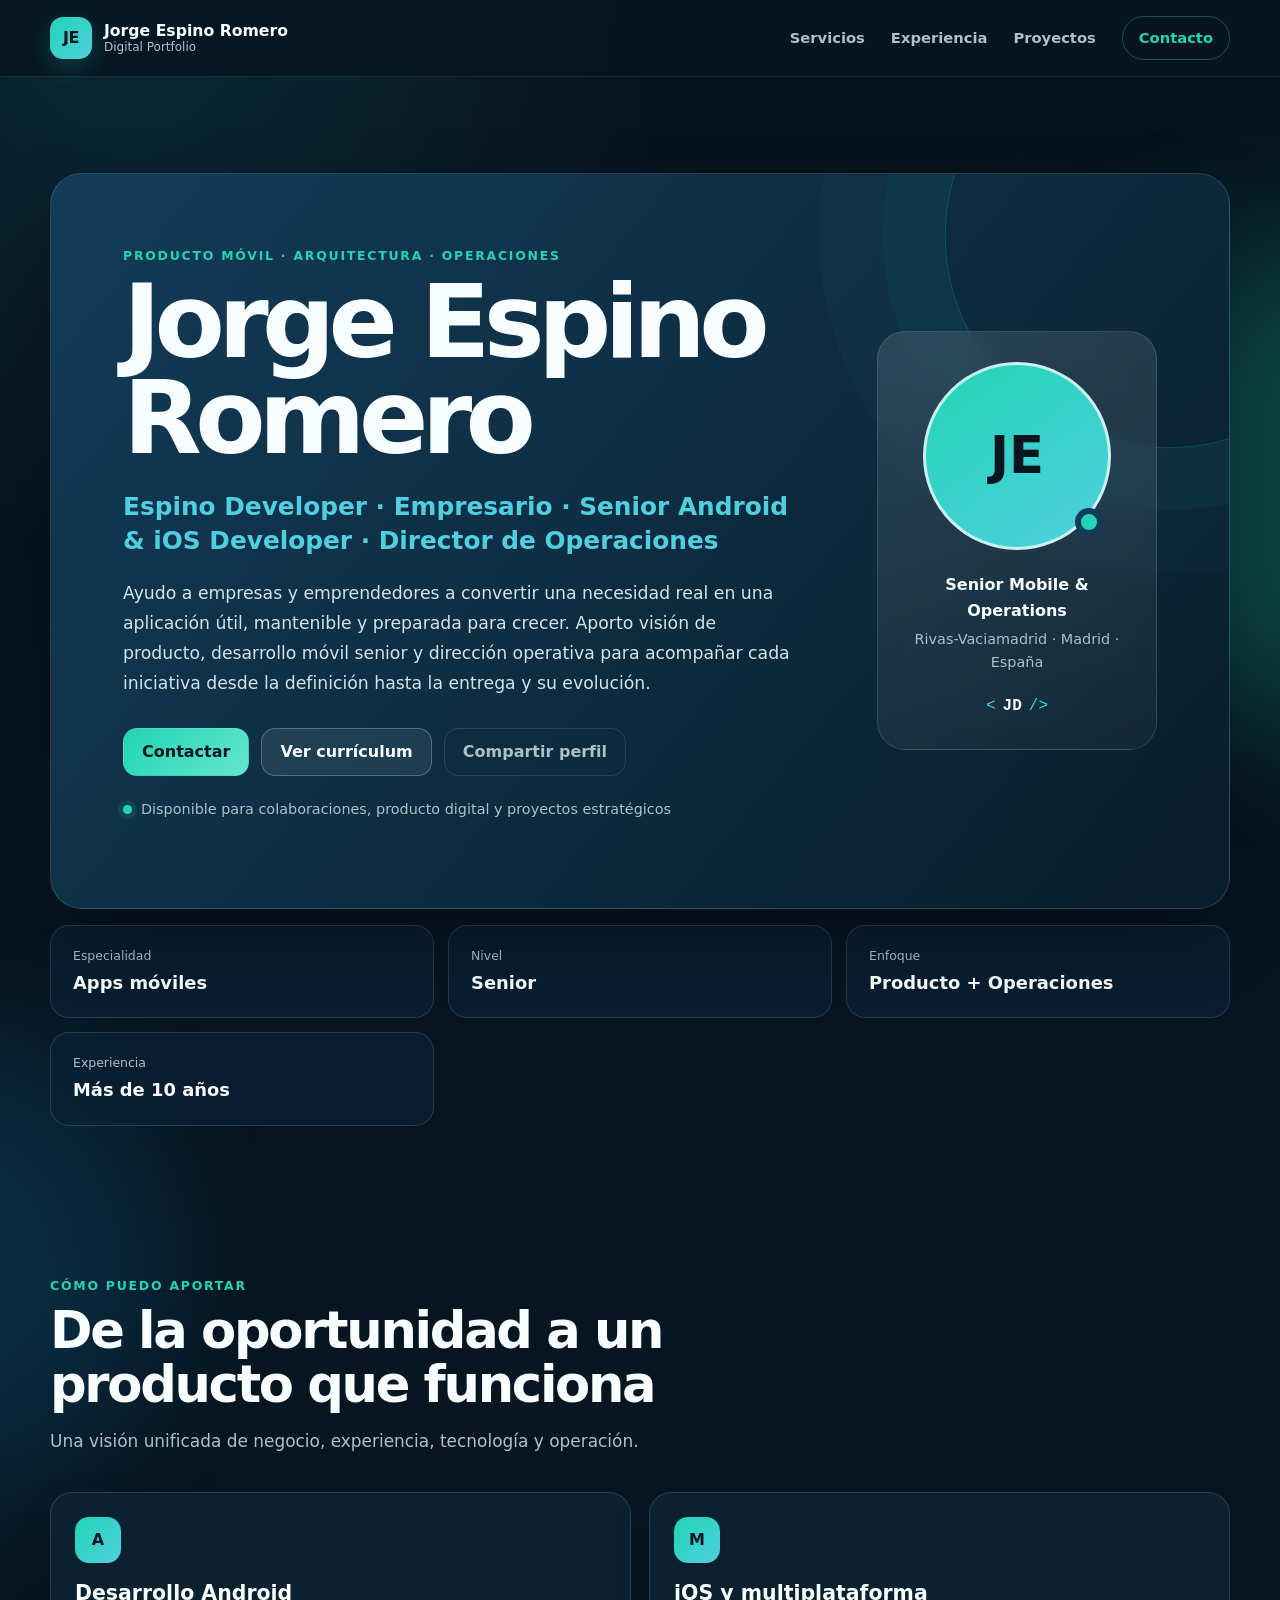
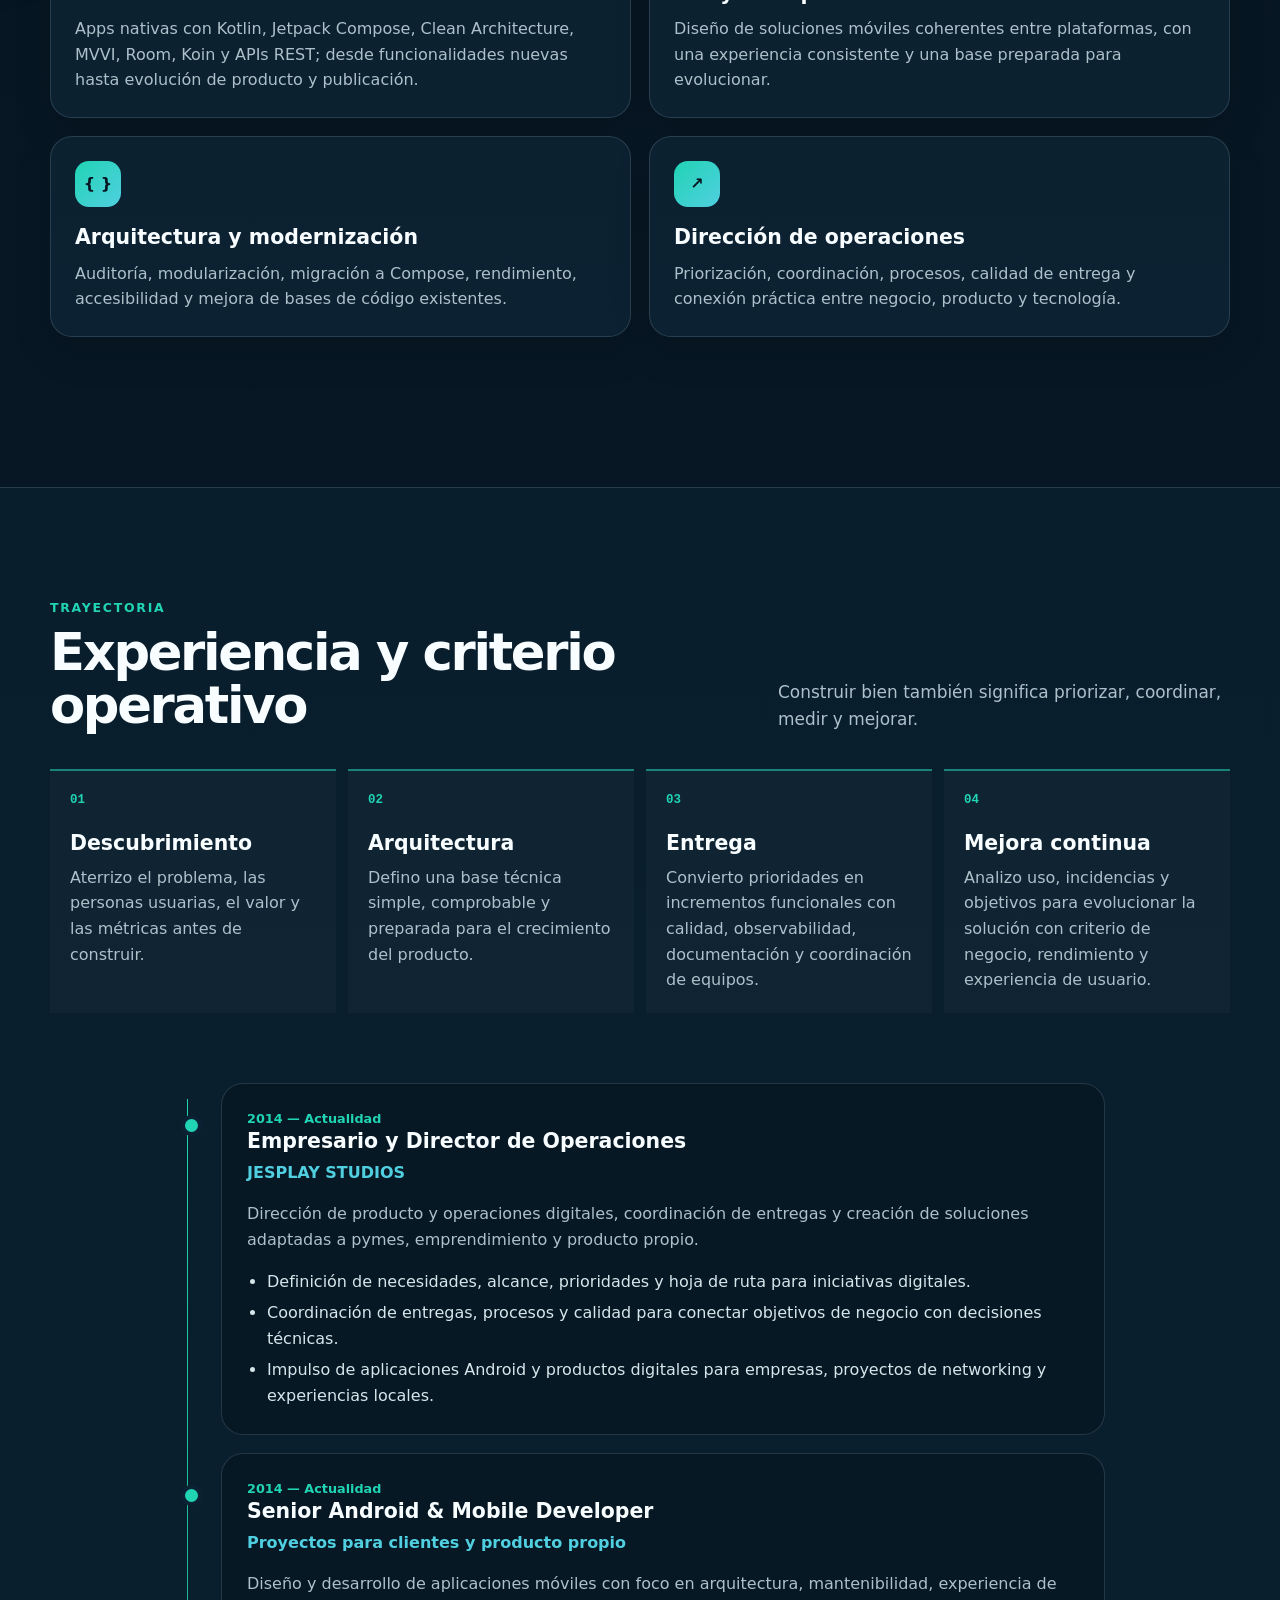
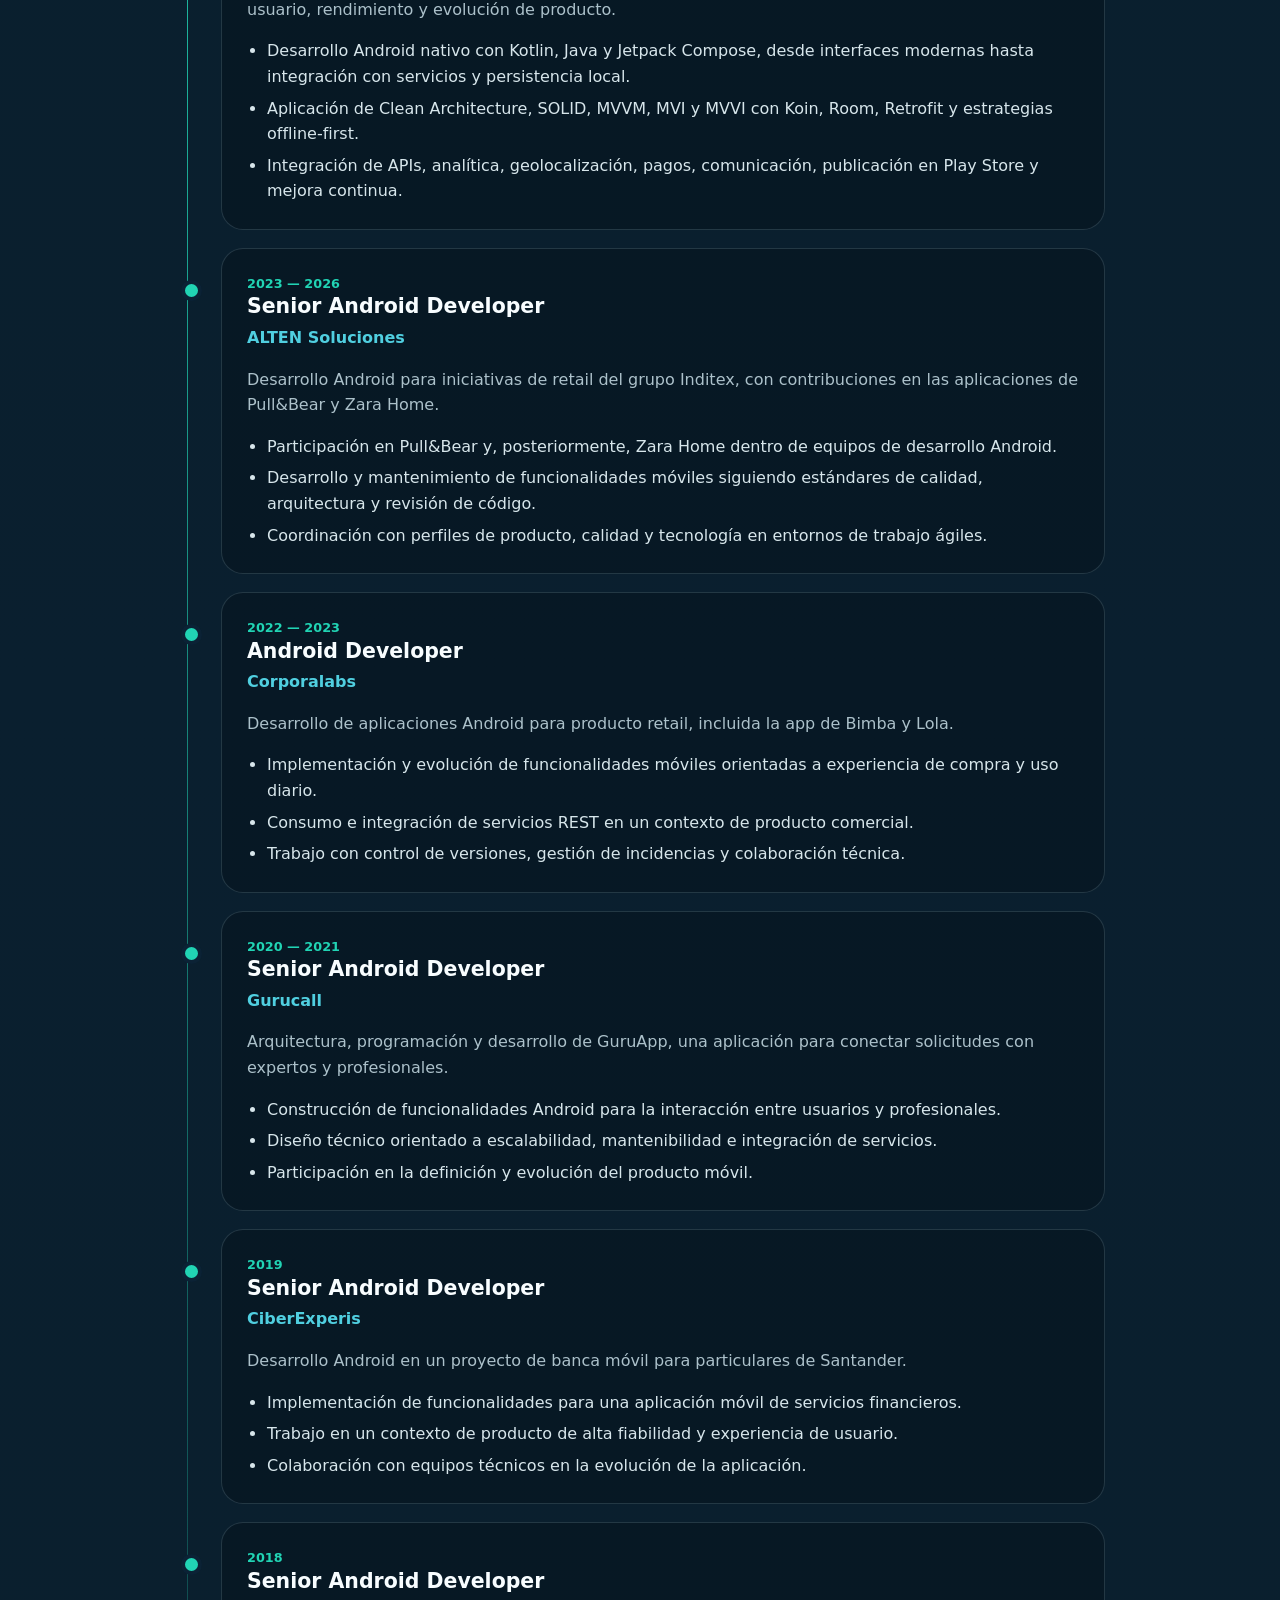
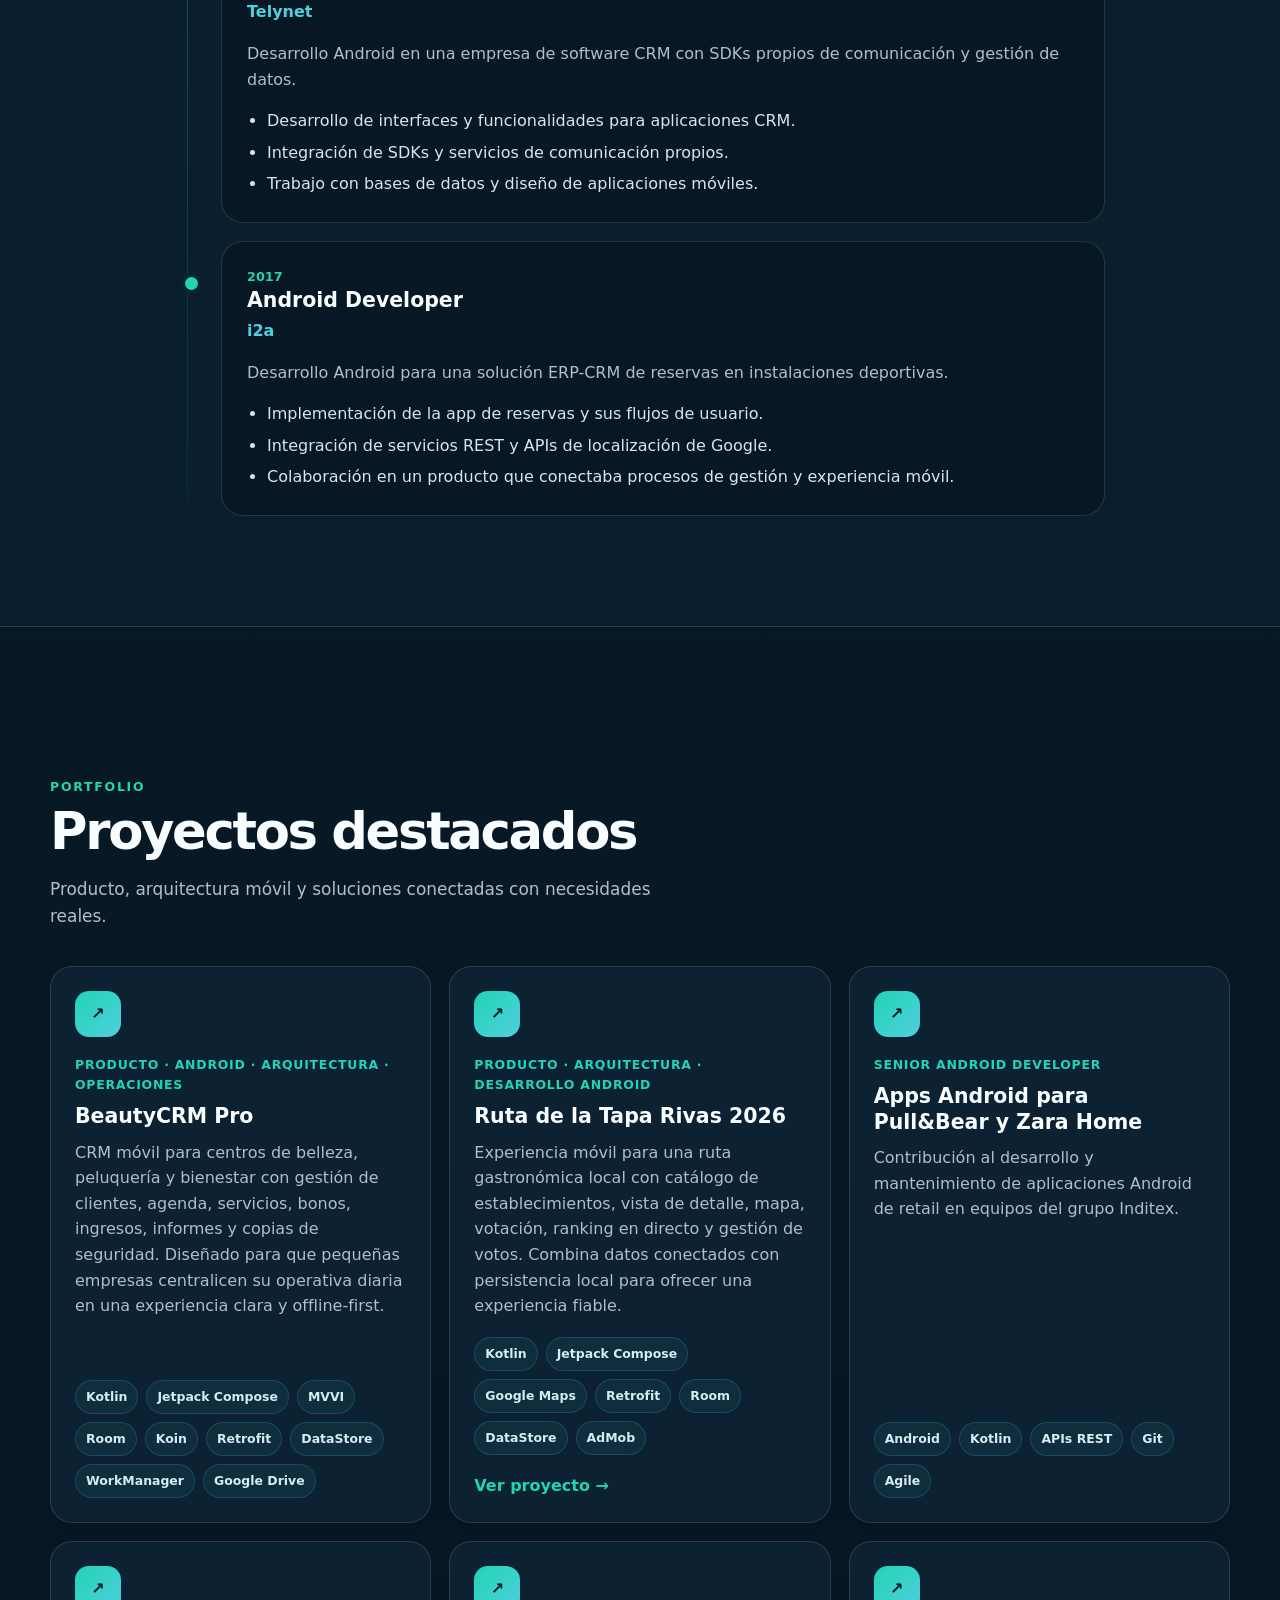
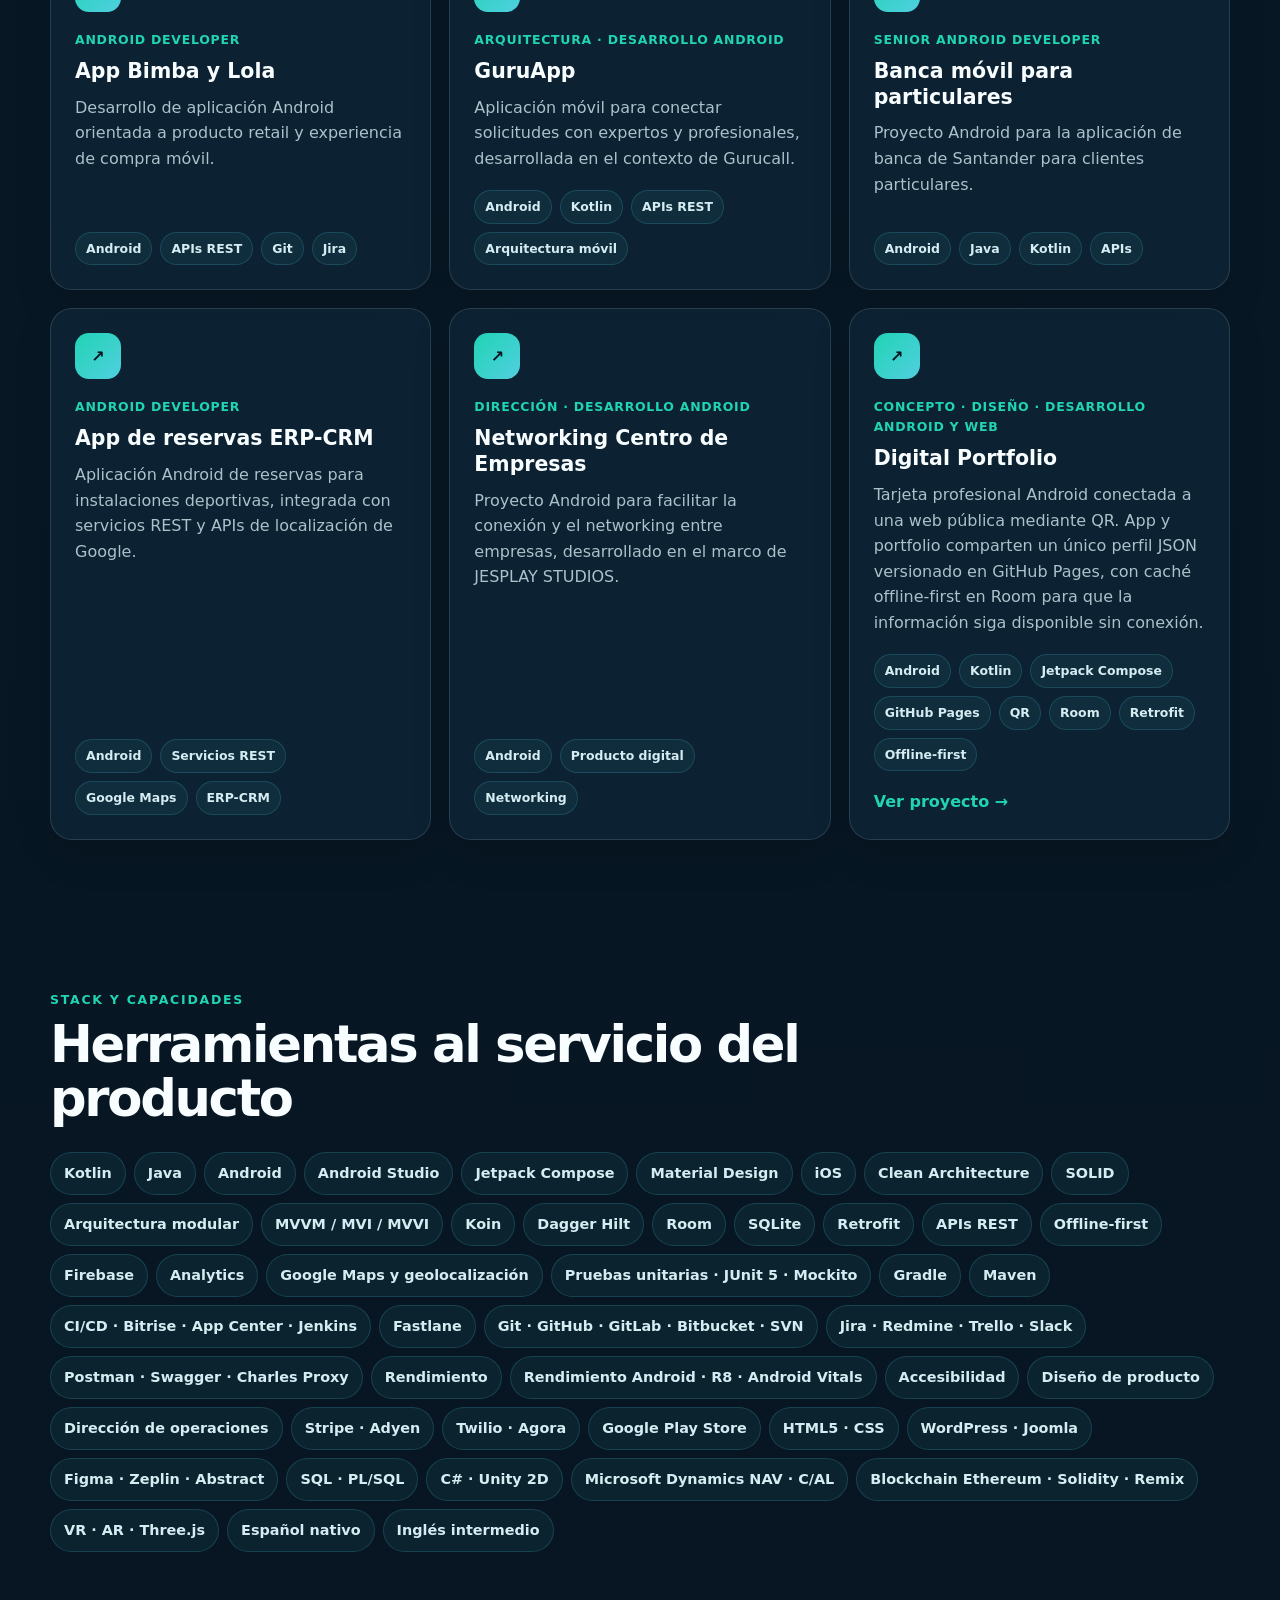
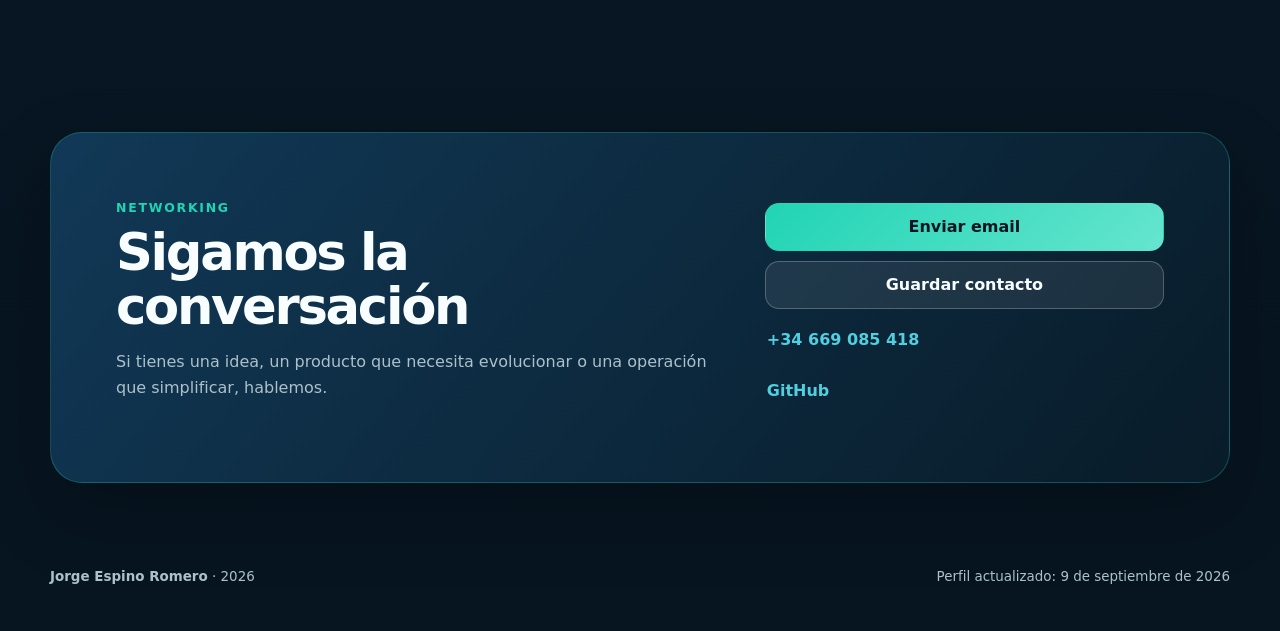
<file: docs/index.html>
<!doctype html>
<html lang="es">
<head>
  <meta charset="utf-8">
  <meta name="viewport" content="width=device-width, initial-scale=1">
  <meta name="theme-color" content="#071521">
  <meta name="description" content="Perfil profesional, experiencia, proyectos y contacto de Jordi Developer.">
  <title>Jordi Developer · Digital Portfolio</title>
  <link rel="icon" href="assets/favicon.svg" type="image/svg+xml">
  <link rel="manifest" href="manifest.webmanifest">
  <link rel="stylesheet" href="styles.css">
  <script src="app.js" defer></script>
</head>
<body>
  <a class="skip-link" href="#contenido">Saltar al contenido</a>
  <div class="page-glow page-glow-one" aria-hidden="true"></div>
  <div class="page-glow page-glow-two" aria-hidden="true"></div>

  <header class="site-header">
    <nav class="nav shell" aria-label="Navegación principal">
      <a class="brand" href="#inicio" aria-label="Ir al inicio">
        <span class="brand-mark" id="brandInitials">JD</span>
        <span class="brand-copy">
          <strong id="brandName">Jordi Developer</strong>
          <small>Digital Portfolio</small>
        </span>
      </a>
      <div class="nav-links">
        <a href="#servicios">Servicios</a>
        <a href="#experiencia">Experiencia</a>
        <a href="#proyectos">Proyectos</a>
        <a class="nav-cta" href="#contacto">Contacto</a>
      </div>
      <button class="menu-button" id="menuButton" type="button" aria-expanded="false" aria-controls="mobileMenu">
        <span></span><span></span><span></span><span class="sr-only">Abrir menú</span>
      </button>
    </nav>
    <nav class="mobile-menu shell" id="mobileMenu" aria-label="Navegación móvil" hidden>
      <a href="#servicios">Servicios</a>
      <a href="#experiencia">Experiencia</a>
      <a href="#proyectos">Proyectos</a>
      <a href="#contacto">Contacto</a>
    </nav>
  </header>

  <main id="contenido">
    <section class="hero shell" id="inicio">
      <div class="template-banner" id="templateBanner" hidden>
        Plantilla activa: personaliza <code>docs/profile.json</code> antes de compartir este enlace.
      </div>
      <div class="hero-card">
        <div class="hero-copy">
          <p class="eyebrow">Producto móvil · Arquitectura · Operaciones</p>
          <h1 id="fullName">Jordi Developer</h1>
          <p class="headline" id="headline">Empresario · Senior Android &amp; iOS Developer · Director de Operaciones</p>
          <p class="hero-pitch" id="elevatorPitch"></p>
          <div class="hero-actions">
            <a class="button primary" id="emailButton" href="#contacto">Contactar</a>
            <a class="button secondary" id="cvButton" href="cv.html">Ver currículum</a>
            <button class="button ghost" id="shareButton" type="button">Compartir perfil</button>
          </div>
          <p class="availability"><span aria-hidden="true"></span><span id="availability"></span></p>
        </div>

        <div class="identity-panel" aria-label="Tarjeta profesional">
          <div class="avatar-wrap">
            <div class="avatar" id="avatar" aria-label="Fotografía o iniciales del perfil">
              <span id="avatarInitials">JD</span>
              <img id="profilePhoto" alt="" hidden>
            </div>
            <span class="status-ring" aria-hidden="true"></span>
          </div>
          <p class="identity-role">Senior Mobile &amp; Operations</p>
          <p class="identity-location" id="location"></p>
          <div class="code-signature" aria-hidden="true">
            <span>&lt;</span><strong>JD</strong><span>/&gt;</span>
          </div>
        </div>
      </div>
      <div class="highlights" id="highlights" aria-label="Resumen profesional"></div>
    </section>

    <section class="section shell" id="servicios">
      <div class="section-heading">
        <p class="eyebrow">Cómo puedo aportar</p>
        <h2>De la oportunidad a un producto que funciona</h2>
        <p>Una visión unificada de negocio, experiencia, tecnología y operación.</p>
      </div>
      <div class="card-grid services-grid" id="services"></div>
    </section>

    <section class="section section-panel" id="experiencia">
      <div class="shell">
        <div class="section-heading split-heading">
          <div>
            <p class="eyebrow">Trayectoria</p>
            <h2>Experiencia y criterio operativo</h2>
          </div>
          <p>Construir bien también significa priorizar, coordinar, medir y mejorar.</p>
        </div>
        <div class="operations" id="operations"></div>
        <div class="timeline" id="experience"></div>
      </div>
    </section>

    <section class="section shell" id="proyectos">
      <div class="section-heading">
        <p class="eyebrow">Portfolio</p>
        <h2>Proyectos destacados</h2>
        <p>Producto, arquitectura móvil y soluciones conectadas con necesidades reales.</p>
      </div>
      <div class="card-grid projects-grid" id="projects"></div>
    </section>

    <section class="section shell skills-section" aria-labelledby="skillsTitle">
      <div class="section-heading compact">
        <p class="eyebrow">Stack y capacidades</p>
        <h2 id="skillsTitle">Herramientas al servicio del producto</h2>
      </div>
      <div class="skill-list" id="skills"></div>
    </section>

    <section class="section shell" id="contacto">
      <div class="contact-card">
        <div>
          <p class="eyebrow">Networking</p>
          <h2>Sigamos la conversación</h2>
          <p id="contactPitch">Si tienes una idea, un producto que necesita evolucionar o una operación que simplificar, hablemos.</p>
        </div>
        <div class="contact-actions">
          <a class="button primary" id="contactEmail" href="#">Enviar email</a>
          <button class="button secondary" id="vcardButton" type="button">Guardar contacto</button>
          <a class="text-link" id="phoneLink" href="#"></a>
          <a class="text-link" id="linkedInLink" href="#" hidden>LinkedIn</a>
          <a class="text-link" id="githubLink" href="#" hidden>GitHub</a>
        </div>
      </div>
    </section>
  </main>

  <footer class="footer shell">
    <p><strong id="footerName">Jordi Developer</strong> · <span id="currentYear"></span></p>
    <p>Perfil actualizado: <time id="updatedAt"></time></p>
  </footer>

  <div class="toast" id="toast" role="status" aria-live="polite" hidden></div>
</body>
</html>
</file>
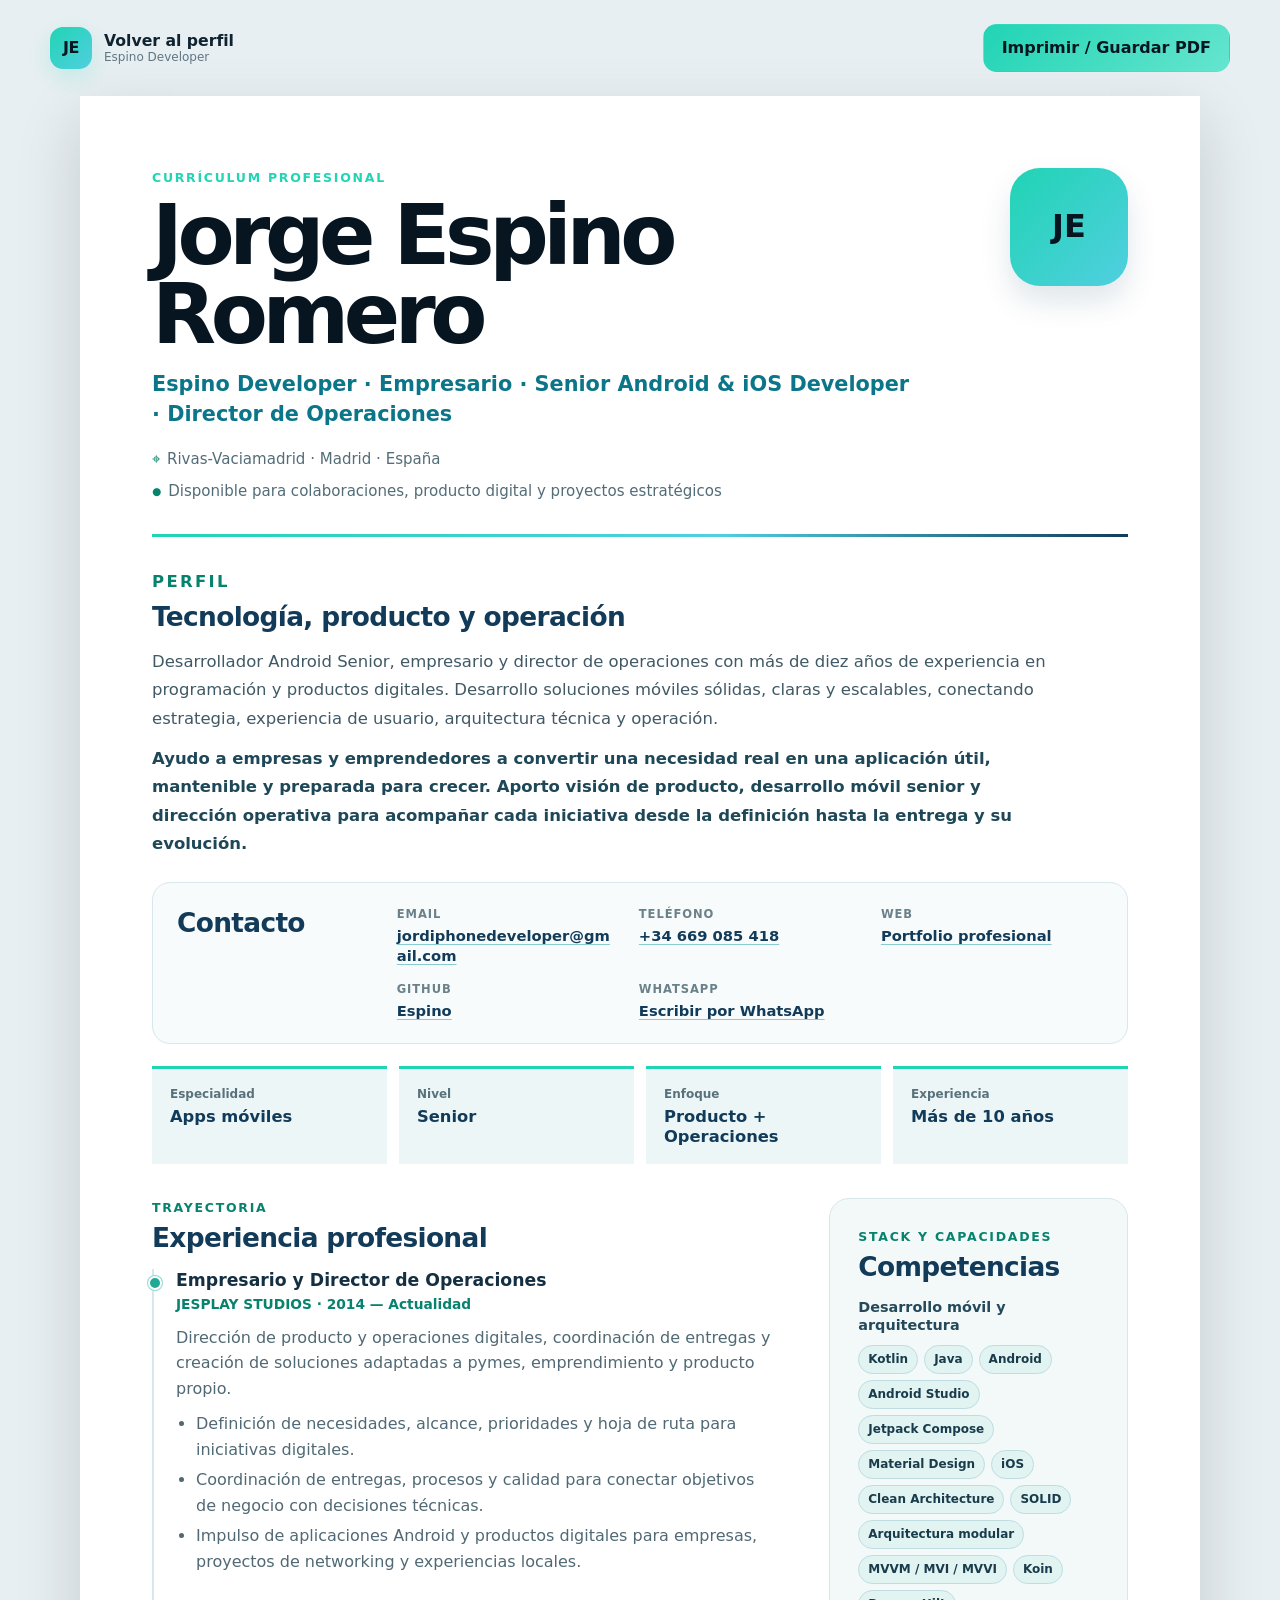
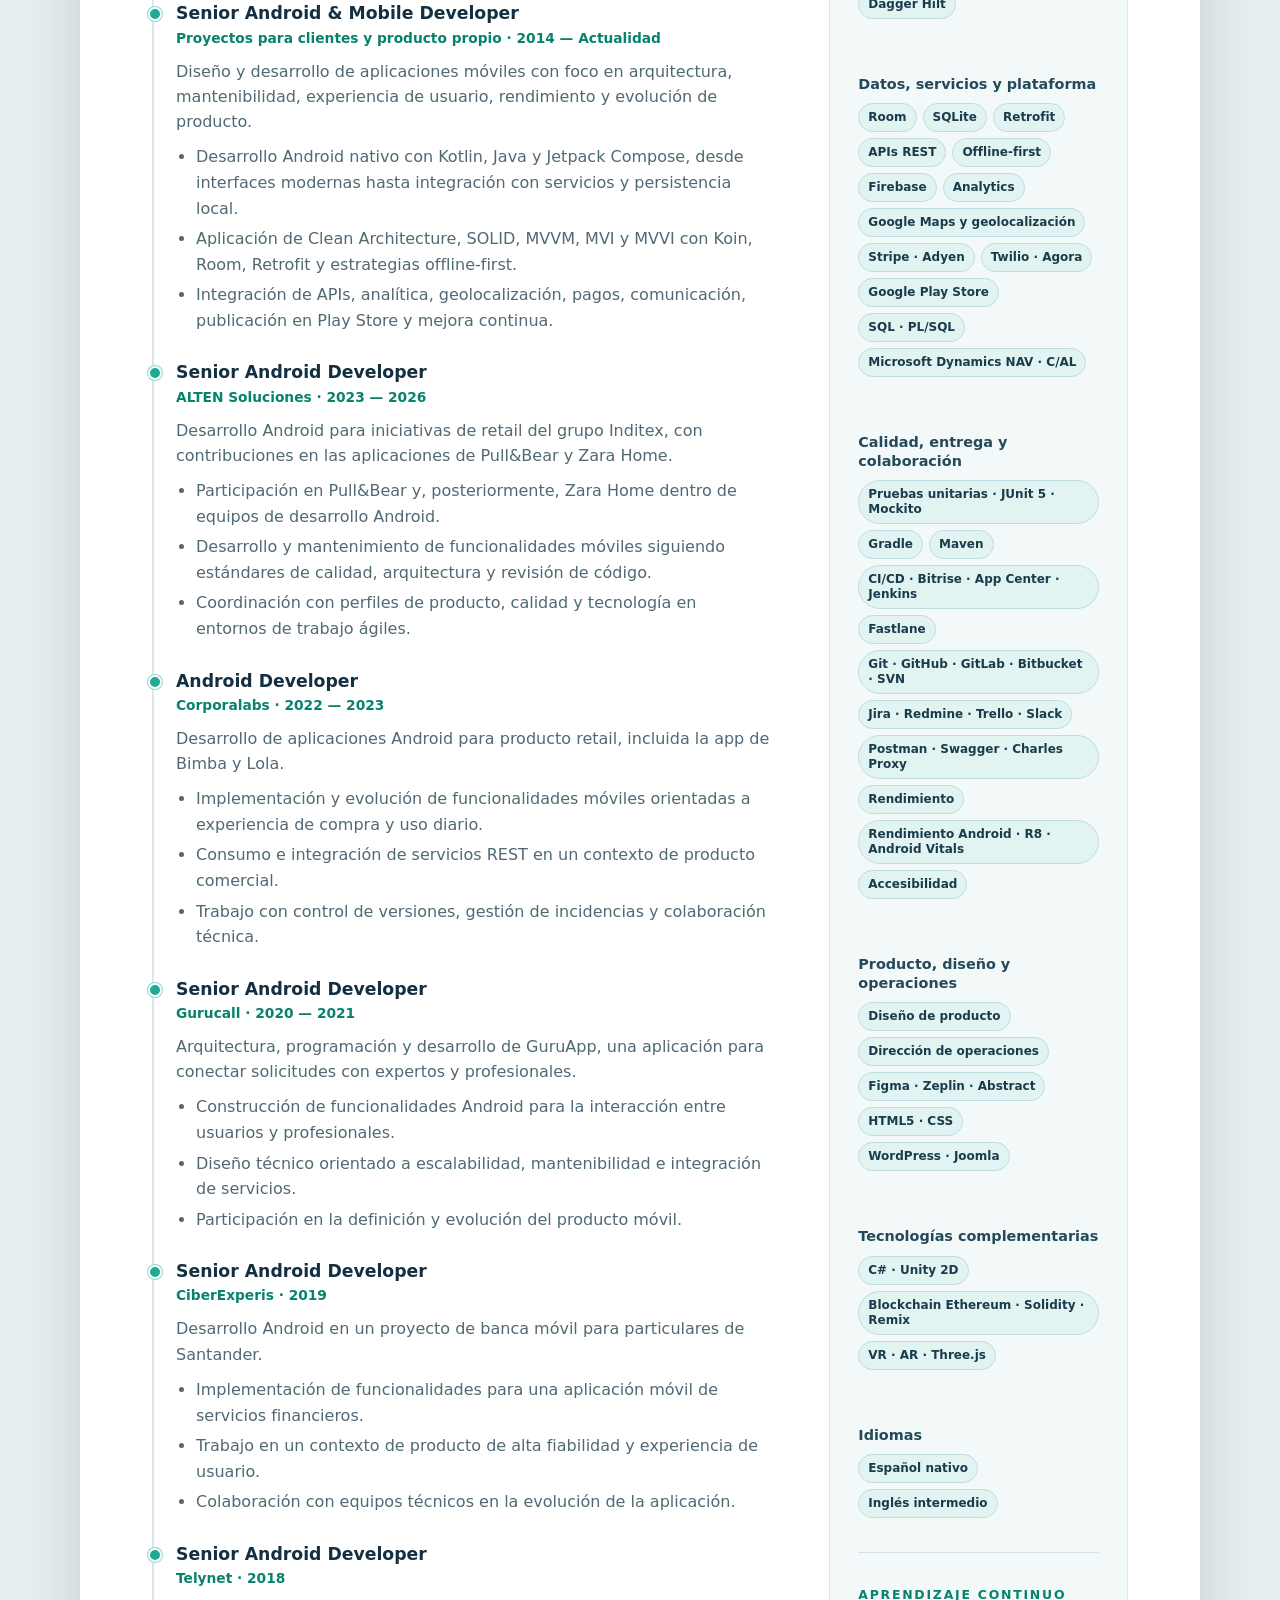
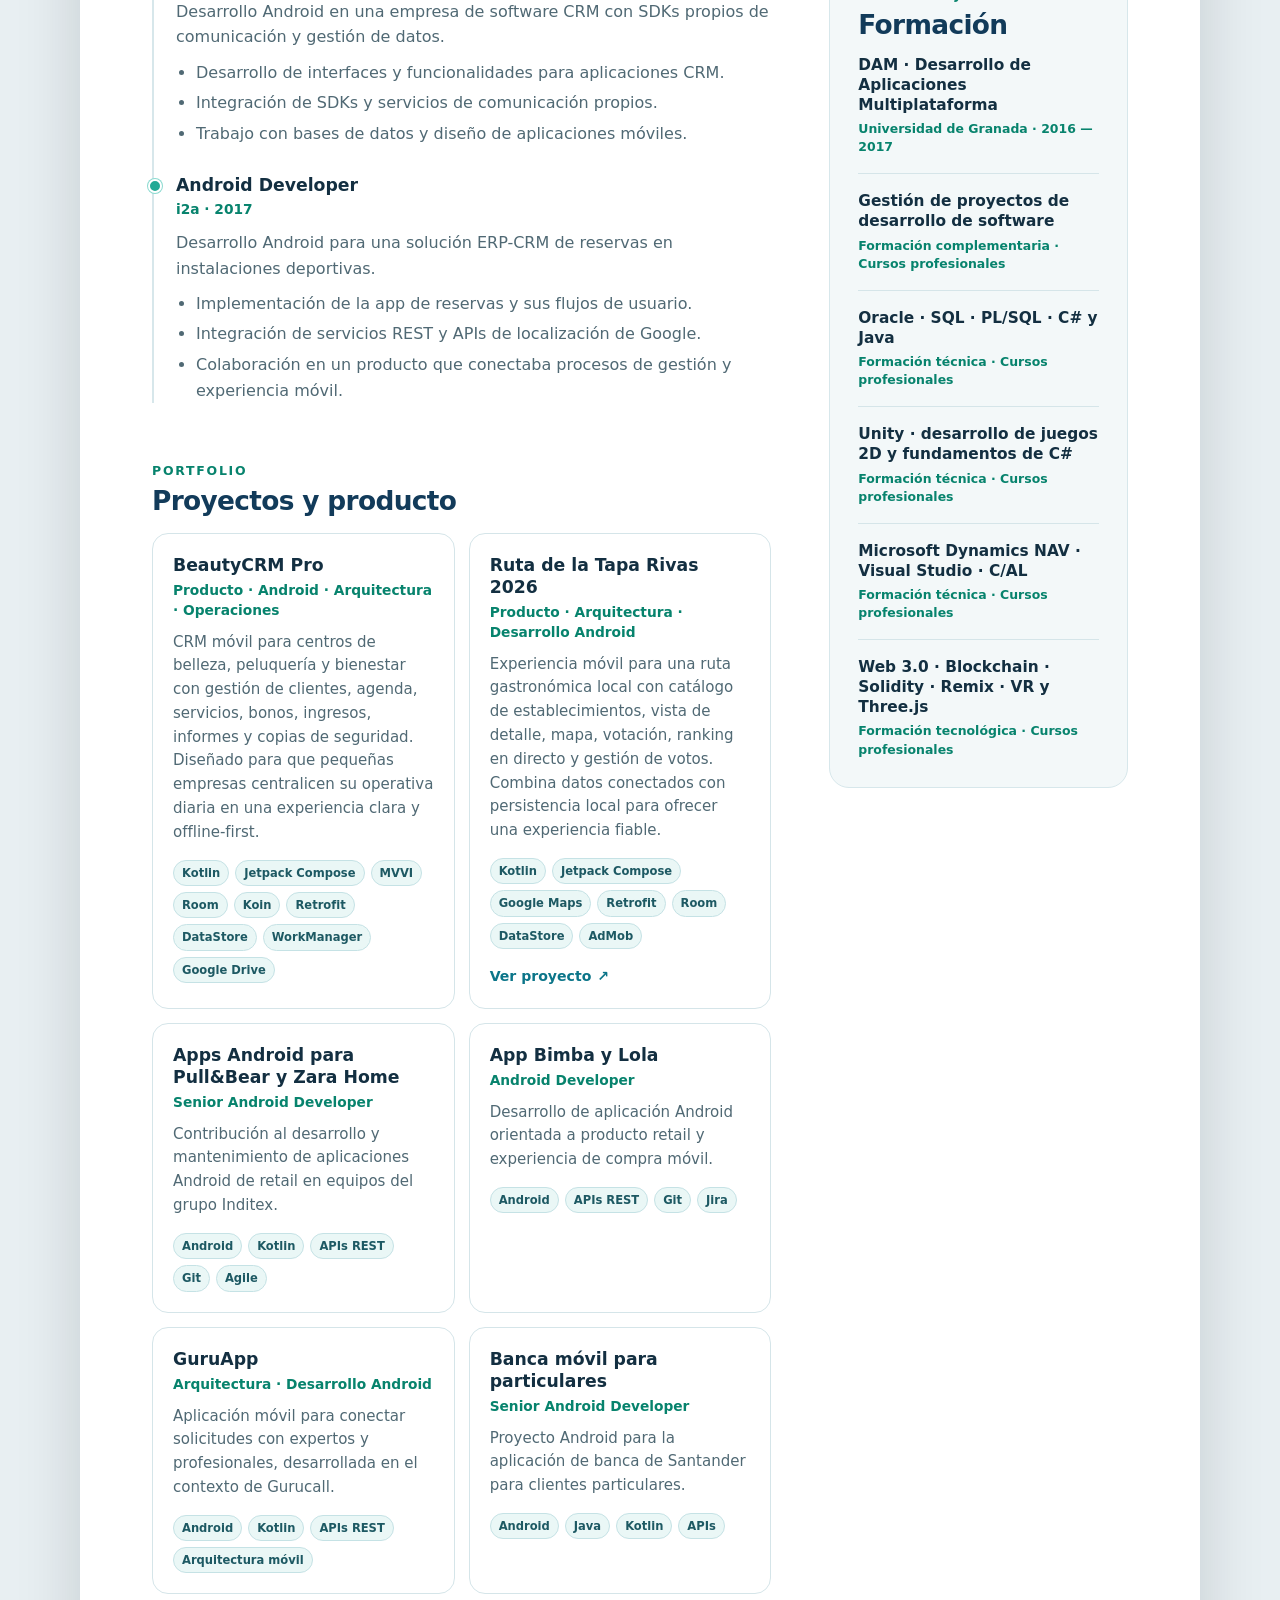
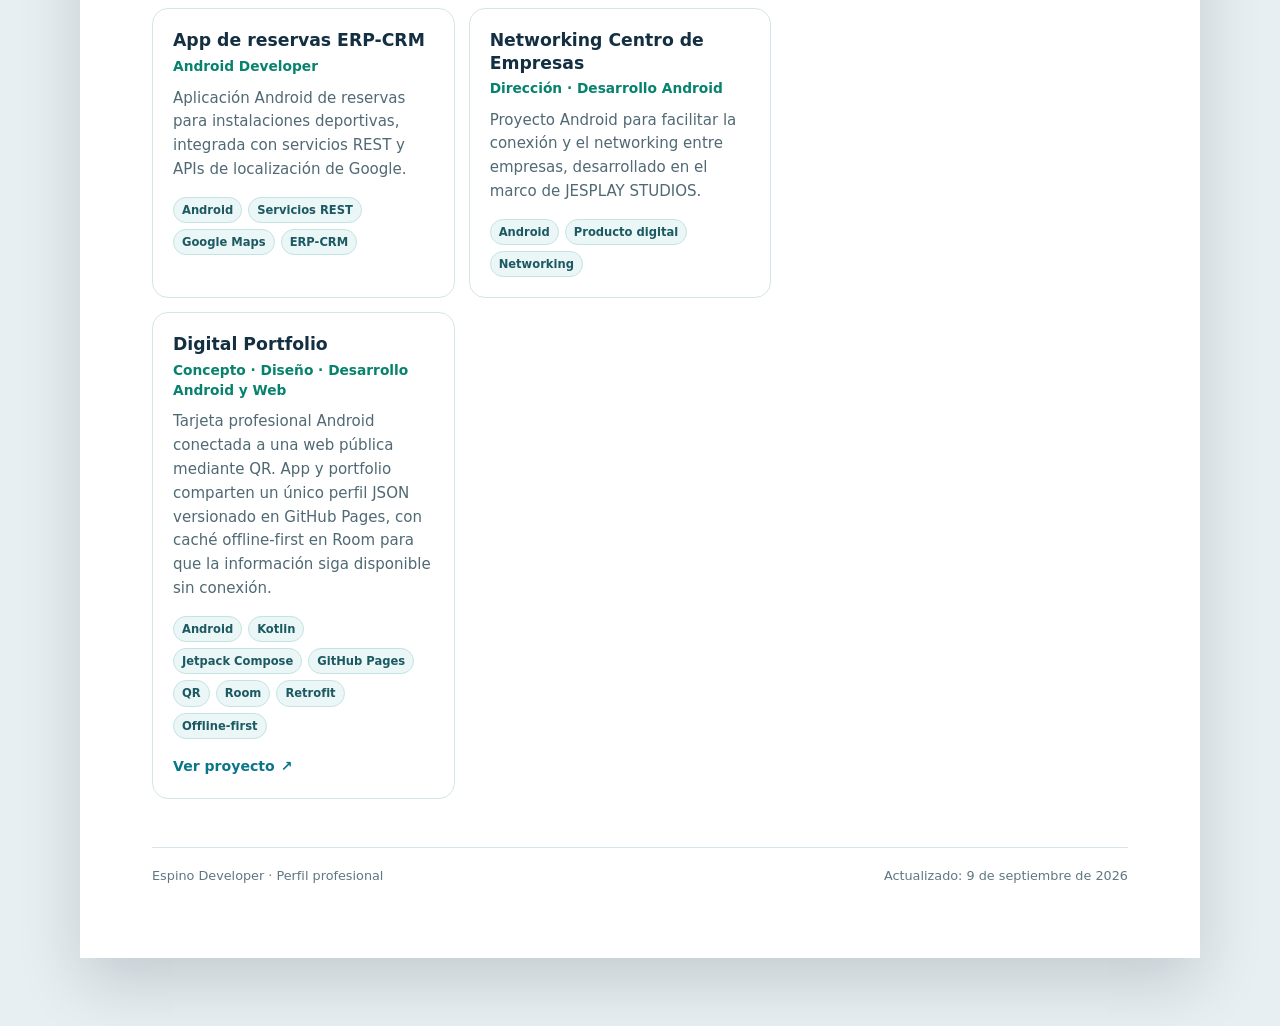
<file: docs/cv.html>
<!doctype html>
<html lang="es">
<head>
  <meta charset="utf-8">
  <meta name="viewport" content="width=device-width, initial-scale=1">
  <meta name="theme-color" content="#071521">
  <meta name="description" content="Currículum profesional de Jorge Espino Romero, Senior Android y Mobile Developer.">
  <title>Currículum · Jorge Espino Romero</title>
  <link rel="icon" href="assets/favicon.svg" type="image/svg+xml">
  <link rel="stylesheet" href="styles.css">
  <script src="cv.js" defer></script>
</head>
<body class="cv-body">
  <a class="skip-link" href="#cvContent">Saltar al currículum</a>
  <header class="cv-toolbar shell">
    <a class="brand" href="index.html">
      <span class="brand-mark" id="cvBrandInitials">JE</span>
      <span class="brand-copy"><strong>Volver al perfil</strong><small>Espino Developer</small></span>
    </a>
    <button class="button primary" id="printButton" type="button">Imprimir / Guardar PDF</button>
  </header>

  <main class="cv-page" id="cvContent">
    <header class="cv-header">
      <div class="cv-header-copy">
        <p class="eyebrow">Currículum profesional</p>
        <h1 id="cvName">Jorge Espino Romero</h1>
        <p class="headline" id="cvHeadline"></p>
        <div class="cv-header-meta">
          <p class="cv-location" id="cvLocation"></p>
          <p class="cv-availability" id="cvAvailability"></p>
        </div>
      </div>
      <div class="cv-monogram" id="cvMonogram" aria-label="Iniciales profesionales">JE</div>
    </header>

    <section class="cv-intro" aria-labelledby="cvProfileTitle">
      <div class="cv-section-heading">
        <p class="eyebrow">Perfil</p>
        <h2 id="cvProfileTitle">Tecnología, producto y operación</h2>
      </div>
      <p id="cvBio"></p>
      <p id="cvPitch"></p>
    </section>

    <section class="cv-contact-strip" aria-labelledby="cvContactTitle">
      <h2 id="cvContactTitle">Contacto</h2>
      <div class="cv-contact-list" id="cvContact"></div>
    </section>

    <section class="cv-highlights-section" aria-label="Resumen profesional">
      <div class="cv-highlights" id="cvHighlights"></div>
    </section>

    <div class="cv-columns">
      <div class="cv-main">
        <section class="cv-section" aria-labelledby="cvExperienceTitle">
          <div class="cv-section-heading">
            <p class="eyebrow">Trayectoria</p>
            <h2 id="cvExperienceTitle">Experiencia profesional</h2>
          </div>
          <div class="cv-entry-list" id="cvExperience"></div>
        </section>

        <section class="cv-section" aria-labelledby="cvProjectsTitle">
          <div class="cv-section-heading">
            <p class="eyebrow">Portfolio</p>
            <h2 id="cvProjectsTitle">Proyectos y producto</h2>
          </div>
          <div class="cv-project-grid" id="cvProjects"></div>
        </section>
      </div>

      <aside class="cv-side" aria-label="Competencias y formación">
        <section class="cv-section" aria-labelledby="cvSkillsTitle">
          <div class="cv-section-heading">
            <p class="eyebrow">Stack y capacidades</p>
            <h2 id="cvSkillsTitle">Competencias</h2>
          </div>
          <div class="cv-skill-groups" id="cvSkills"></div>
        </section>

        <section class="cv-section" aria-labelledby="cvCredentialsTitle">
          <div class="cv-section-heading">
            <p class="eyebrow">Aprendizaje continuo</p>
            <h2 id="cvCredentialsTitle">Formación</h2>
          </div>
          <div class="cv-credentials" id="cvCredentials"></div>
        </section>
      </aside>
    </div>

    <footer class="cv-footer">
      <p>Espino Developer · Perfil profesional</p>
      <p>Actualizado: <time id="cvUpdatedAt"></time></p>
    </footer>
  </main>
</body>
</html>
</file>
<file: docs/styles.css>
:root {
  color-scheme: dark;
  --ink: #071521;
  --navy: #0b2235;
  --blue: #123b5a;
  --cyan: #50cfe0;
  --mint: #21d4b4;
  --white: #f8fdff;
  --muted: #acc1ca;
  --line: rgba(190, 224, 235, .16);
  --surface: rgba(13, 36, 52, .86);
  --surface-strong: #102b3f;
  --page: min(1180px, calc(100% - 40px));
  --radius-lg: 32px;
  --radius-md: 22px;
  --shadow: 0 30px 70px rgba(0, 0, 0, .28);
  font-family: Inter, ui-sans-serif, system-ui, -apple-system, BlinkMacSystemFont, "Segoe UI", sans-serif;
  font-synthesis: none;
  text-rendering: optimizeLegibility;
}

* { box-sizing: border-box; }

html { scroll-behavior: smooth; }

body {
  margin: 0;
  min-width: 320px;
  color: var(--white);
  background:
    radial-gradient(circle at 10% 0%, rgba(22, 110, 135, .24), transparent 34rem),
    linear-gradient(180deg, #06131e 0%, #081a28 45%, #071521 100%);
  font-size: 16px;
  line-height: 1.6;
}

a { color: inherit; }
button, a { -webkit-tap-highlight-color: transparent; }
button { font: inherit; }

.shell { width: var(--page); margin-inline: auto; }
.sr-only { position: absolute; width: 1px; height: 1px; padding: 0; margin: -1px; overflow: hidden; clip: rect(0, 0, 0, 0); white-space: nowrap; border: 0; }
.skip-link { position: fixed; left: 16px; top: -80px; z-index: 100; padding: 10px 16px; border-radius: 10px; color: var(--ink); background: var(--mint); font-weight: 800; }
.skip-link:focus { top: 16px; }

.page-glow { position: fixed; z-index: -1; border-radius: 50%; filter: blur(70px); opacity: .24; pointer-events: none; }
.page-glow-one { width: 30rem; height: 30rem; right: -15rem; top: 15rem; background: var(--mint); }
.page-glow-two { width: 28rem; height: 28rem; left: -18rem; top: 65rem; background: #1775a7; }

.site-header {
  position: sticky;
  top: 0;
  z-index: 20;
  border-bottom: 1px solid rgba(255,255,255,.08);
  background: rgba(7, 21, 33, .82);
  backdrop-filter: blur(18px);
}

.nav { min-height: 76px; display: flex; align-items: center; justify-content: space-between; gap: 24px; }
.brand { display: inline-flex; align-items: center; gap: 12px; color: var(--white); text-decoration: none; }
.brand-mark { display: grid; place-items: center; width: 42px; height: 42px; border-radius: 13px; color: var(--ink); background: linear-gradient(135deg, var(--mint), var(--cyan)); font-weight: 900; letter-spacing: -.03em; box-shadow: 0 8px 24px rgba(33, 212, 180, .2); }
.brand-copy { display: flex; flex-direction: column; line-height: 1.25; }
.brand-copy strong { font-size: .98rem; }
.brand-copy small { color: var(--muted); font-size: .75rem; }
.nav-links { display: flex; align-items: center; gap: 26px; }
.nav-links a, .mobile-menu a { color: var(--muted); text-decoration: none; font-weight: 650; font-size: .92rem; }
.nav-links a:hover, .nav-links a:focus-visible, .mobile-menu a:hover { color: var(--white); }
.nav-links .nav-cta { padding: 9px 16px; border: 1px solid rgba(33,212,180,.35); border-radius: 999px; color: var(--mint); }
.menu-button { display: none; width: 46px; height: 46px; border: 0; border-radius: 12px; background: rgba(255,255,255,.08); }
.menu-button span:not(.sr-only) { display: block; width: 20px; height: 2px; margin: 4px auto; background: var(--white); }
.mobile-menu { padding-block: 8px 20px; }
.mobile-menu a { display: block; padding: 10px 0; }

.hero { padding-top: clamp(42px, 8vw, 96px); }
.template-banner { margin-bottom: 18px; padding: 12px 16px; border: 1px solid rgba(80,207,224,.35); border-radius: 14px; color: #d8f9ff; background: rgba(38,136,160,.13); }
.template-banner code { color: var(--mint); }
.hero-card {
  position: relative;
  isolation: isolate;
  overflow: hidden;
  display: grid;
  grid-template-columns: minmax(0, 1.45fr) minmax(280px, .55fr);
  gap: clamp(32px, 7vw, 80px);
  align-items: center;
  min-height: 560px;
  padding: clamp(30px, 6vw, 72px);
  border: 1px solid rgba(255,255,255,.13);
  border-radius: var(--radius-lg);
  background:
    linear-gradient(130deg, rgba(19, 62, 91, .93), rgba(8, 28, 42, .92)),
    var(--navy);
  box-shadow: var(--shadow);
}
.hero-card::after { content: ""; position: absolute; z-index: -1; width: 430px; height: 430px; right: -150px; top: -160px; border: 1px solid rgba(33,212,180,.22); border-radius: 48%; box-shadow: 0 0 0 62px rgba(33,212,180,.035), 0 0 0 126px rgba(80,207,224,.025); transform: rotate(18deg); }
.eyebrow { margin: 0 0 8px; color: var(--mint); font-size: .78rem; font-weight: 850; letter-spacing: .14em; text-transform: uppercase; }
h1, h2, h3, p { overflow-wrap: anywhere; }
h1 { max-width: 13ch; margin: 0; font-size: clamp(3rem, 8vw, 6.7rem); line-height: .94; letter-spacing: -.065em; }
h2 { margin: 0; font-size: clamp(2rem, 4vw, 3.6rem); line-height: 1.05; letter-spacing: -.045em; }
h3 { margin: 0; font-size: 1.28rem; line-height: 1.25; }
.headline { max-width: 760px; margin: 24px 0 0; color: var(--cyan); font-size: clamp(1.15rem, 2vw, 1.55rem); line-height: 1.35; font-weight: 740; }
.hero-pitch { max-width: 730px; margin: 22px 0 0; color: #d3e3e9; font-size: 1.08rem; line-height: 1.72; }
.hero-actions { display: flex; flex-wrap: wrap; gap: 12px; margin-top: 30px; }
.button { display: inline-flex; min-height: 48px; align-items: center; justify-content: center; padding: 10px 18px; border: 1px solid transparent; border-radius: 14px; cursor: pointer; text-decoration: none; font-weight: 800; transition: transform .18s ease, background .18s ease, border-color .18s ease; }
.button:hover { transform: translateY(-2px); }
.button:focus-visible, a:focus-visible, button:focus-visible { outline: 3px solid rgba(80,207,224,.5); outline-offset: 3px; }
.button.primary { color: var(--ink); background: linear-gradient(135deg, var(--mint), #65e5cf); }
.button.secondary { color: var(--white); border-color: rgba(255,255,255,.24); background: rgba(255,255,255,.08); }
.button.ghost { color: var(--muted); border-color: rgba(255,255,255,.12); background: transparent; }
.availability { display: flex; align-items: center; gap: 9px; margin-top: 22px; color: var(--muted); font-size: .9rem; }
.availability > span:first-child { flex: 0 0 auto; width: 9px; height: 9px; border-radius: 50%; background: var(--mint); box-shadow: 0 0 0 5px rgba(33,212,180,.1); }

.identity-panel { justify-self: end; width: min(100%, 320px); padding: 30px 24px; border: 1px solid rgba(255,255,255,.13); border-radius: 28px; background: linear-gradient(160deg, rgba(255,255,255,.12), rgba(255,255,255,.035)); text-align: center; backdrop-filter: blur(10px); }
.avatar-wrap { position: relative; width: 188px; height: 188px; margin: 0 auto 22px; }
.avatar { overflow: hidden; display: grid; place-items: center; width: 100%; height: 100%; border: 3px solid rgba(255,255,255,.72); border-radius: 50%; color: var(--ink); background: linear-gradient(145deg, var(--mint), var(--cyan)); font-size: 3.2rem; font-weight: 950; }
.avatar img { width: 100%; height: 100%; object-fit: cover; }
.status-ring { position: absolute; right: 8px; bottom: 14px; width: 28px; height: 28px; border: 6px solid var(--blue); border-radius: 50%; background: var(--mint); }
.identity-role { margin: 0; font-weight: 800; }
.identity-location { margin: 4px 0 18px; color: var(--muted); font-size: .9rem; }
.code-signature { display: inline-flex; gap: 7px; align-items: center; color: var(--cyan); font-family: ui-monospace, SFMono-Regular, Menlo, monospace; }
.code-signature strong { color: var(--white); }

.highlights { display: grid; grid-template-columns: repeat(3, 1fr); gap: 14px; margin-top: 16px; }
.highlight { padding: 20px 22px; border: 1px solid var(--line); border-radius: 19px; background: rgba(11,34,53,.72); }
.highlight small { display: block; color: var(--muted); font-size: .78rem; }
.highlight strong { display: block; margin-top: 3px; font-size: 1.12rem; }

.section { padding-top: clamp(88px, 12vw, 150px); }
.section-heading { max-width: 760px; margin-bottom: 36px; }
.section-heading > p:last-child { max-width: 640px; color: var(--muted); font-size: 1.06rem; }
.section-heading.compact { margin-bottom: 26px; }
.split-heading { display: grid; grid-template-columns: 1.2fr .8fr; gap: 50px; max-width: none; align-items: end; }
.split-heading > p { margin: 0; }
.section-panel { margin-top: clamp(88px, 12vw, 150px); padding-block: clamp(70px, 9vw, 110px); border-block: 1px solid var(--line); background: rgba(12, 36, 52, .62); }
.section-panel .section { padding-top: 0; }
.card-grid { display: grid; gap: 18px; }
.services-grid { grid-template-columns: repeat(2, 1fr); }
.projects-grid { grid-template-columns: repeat(3, 1fr); }
.info-card { min-width: 0; padding: 24px; border: 1px solid var(--line); border-radius: var(--radius-md); background: var(--surface); box-shadow: 0 16px 40px rgba(0,0,0,.1); }
.info-card p { margin: 10px 0 0; color: var(--muted); }
.card-icon { display: grid; place-items: center; width: 46px; height: 46px; margin-bottom: 18px; border-radius: 14px; color: var(--ink); background: linear-gradient(135deg, var(--mint), var(--cyan)); font-weight: 950; }
.card-meta { margin: 0 0 9px !important; color: var(--mint) !important; font-size: .78rem; font-weight: 800; letter-spacing: .06em; text-transform: uppercase; }
.card-link { display: inline-flex; margin-top: 18px; color: var(--mint); font-weight: 800; text-decoration: none; }

.operations { counter-reset: operations; display: grid; grid-template-columns: repeat(4, 1fr); gap: 12px; margin-bottom: 70px; }
.operation { counter-increment: operations; min-width: 0; padding: 20px; border-top: 2px solid rgba(33,212,180,.55); background: rgba(255,255,255,.025); }
.operation::before { content: "0" counter(operations); display: block; margin-bottom: 20px; color: var(--mint); font-family: ui-monospace, monospace; font-size: .78rem; font-weight: 800; }
.operation p { margin: 8px 0 0; color: var(--muted); }
.timeline { position: relative; display: grid; gap: 18px; max-width: 930px; margin: 0 auto; }
.timeline::before { content: ""; position: absolute; left: 12px; top: 16px; bottom: 16px; width: 1px; background: linear-gradient(var(--mint), rgba(33,212,180,.08)); }
.timeline-item { position: relative; margin-left: 46px; padding: 25px; border: 1px solid var(--line); border-radius: var(--radius-md); background: rgba(7,21,33,.68); }
.timeline-item::before { content: ""; position: absolute; left: -41px; top: 31px; width: 13px; height: 13px; border: 4px solid var(--navy); border-radius: 50%; background: var(--mint); }
.timeline-period { color: var(--mint); font-size: .8rem; font-weight: 800; }
.timeline-company { margin: 5px 0 12px; color: var(--cyan); font-weight: 700; }
.timeline-summary { color: var(--muted); }
.achievement-list { margin: 16px 0 0; padding-left: 20px; color: #d7e6eb; }
.achievement-list li + li { margin-top: 6px; }

.project-card { display: flex; flex-direction: column; min-height: 100%; }
.project-card .tag-list { margin-top: auto; padding-top: 18px; }
.tag-list, .skill-list { display: flex; flex-wrap: wrap; gap: 8px; }
.tag, .skill { padding: 6px 10px; border: 1px solid rgba(80,207,224,.18); border-radius: 999px; color: #d5ecf2; background: rgba(80,207,224,.07); font-size: .78rem; font-weight: 700; }
.skills-section { padding-bottom: 30px; }
.skills-section .skill { padding: 9px 13px; font-size: .9rem; }

.contact-card { display: grid; grid-template-columns: 1.2fr .8fr; gap: 50px; align-items: center; padding: clamp(30px, 6vw, 65px); border: 1px solid rgba(33,212,180,.28); border-radius: var(--radius-lg); background: linear-gradient(130deg, rgba(18,59,90,.94), rgba(9,28,42,.95)); box-shadow: var(--shadow); }
.contact-card h2 { max-width: 13ch; }
.contact-card p:not(.eyebrow) { max-width: 650px; color: var(--muted); }
.contact-actions { display: grid; gap: 10px; }
.text-link { padding: 8px 2px; color: var(--cyan); font-weight: 700; text-decoration: none; }
.footer { display: flex; justify-content: space-between; gap: 24px; padding-block: 70px 30px; color: var(--muted); font-size: .84rem; }
.toast { position: fixed; z-index: 50; left: 50%; bottom: 28px; transform: translateX(-50%); max-width: min(90vw, 480px); padding: 12px 18px; border: 1px solid var(--line); border-radius: 14px; color: var(--white); background: var(--surface-strong); box-shadow: var(--shadow); text-align: center; }

/* Printable CV */
.cv-body { color-scheme: light; color: #152630; background: #e8eff2; }
.cv-toolbar { display: flex; align-items: center; justify-content: space-between; gap: 20px; padding-block: 24px; }
.cv-toolbar .brand { color: #102330; }
.cv-toolbar .brand-copy small { color: #607682; }
.cv-page { width: min(1060px, calc(100% - 32px)); margin: 0 auto 60px; padding: clamp(28px, 6vw, 68px); background: #fff; box-shadow: 0 24px 60px rgba(7,21,33,.16); }
.cv-header { display: flex; justify-content: space-between; gap: 40px; padding-bottom: 28px; border-bottom: 3px solid #123b5a; }
.cv-header h1 { max-width: none; color: #071521; font-size: clamp(2.8rem, 7vw, 5.4rem); }
.cv-header .headline { margin-top: 16px; color: #0b7589; font-size: 1.22rem; }
.cv-header p:last-child { color: #526c78; }
.cv-monogram { flex: 0 0 auto; display: grid; place-items: center; width: 112px; height: 112px; border-radius: 30px; color: #071521; background: linear-gradient(135deg, #21d4b4, #50cfe0); font-size: 2rem; font-weight: 950; }
.cv-page h2 { margin-bottom: 16px; color: #123b5a; font-size: 1.35rem; letter-spacing: -.02em; }
.cv-intro { padding-block: 28px; }
.cv-intro p { max-width: 900px; color: #405965; }
.cv-columns { display: grid; grid-template-columns: minmax(0, 1.65fr) minmax(240px, .7fr); gap: 50px; }
.cv-columns section + section { margin-top: 34px; }
.cv-entry { padding: 0 0 24px 18px; border-left: 2px solid #d7e7eb; }
.cv-entry h3 { color: #132f41; }
.cv-entry .meta { margin: 4px 0 9px; color: #07836d; font-weight: 700; }
.cv-entry p, .cv-entry li, .cv-side p, .cv-side a { color: #506974; }
.cv-entry ul { margin: 10px 0 0; padding-left: 20px; }
.cv-side { padding: 24px; background: #f1f7f8; }
.cv-side a { display: block; margin-bottom: 8px; word-break: break-word; }
.cv-side .skill { color: #193b4b; border-color: #bedde1; background: #e2f4f2; }

/* Professional CV refinements */
.cv-page {
  width: min(1120px, calc(100% - 32px));
  margin: 0 auto 68px;
  padding: clamp(30px, 6vw, 72px);
  background: #fff;
  box-shadow: 0 24px 60px rgba(7,21,33,.16);
}
.cv-header {
  position: relative;
  display: grid;
  grid-template-columns: minmax(0, 1fr) auto;
  gap: 42px;
  align-items: start;
  padding-bottom: 32px;
  border-bottom: 1px solid #c9e0e6;
}
.cv-header::after {
  content: "";
  position: absolute;
  right: 0;
  bottom: -2px;
  left: 0;
  height: 3px;
  background: linear-gradient(90deg, #21d4b4 0%, #50cfe0 58%, #123b5a 100%);
}
.cv-header h1 {
  max-width: 16ch;
  color: #071521;
  font-size: clamp(2.75rem, 7vw, 5.2rem);
  line-height: .95;
}
.cv-header .headline {
  max-width: 760px;
  margin-top: 16px;
  color: #0b7589;
  font-size: clamp(1.05rem, 2vw, 1.3rem);
  line-height: 1.42;
}
.cv-header-meta {
  display: flex;
  flex-wrap: wrap;
  gap: 8px 18px;
  margin-top: 18px;
  color: #526c78;
  font-size: .94rem;
}
.cv-header-meta p { margin: 0; }
.cv-location::before,
.cv-availability::before {
  display: inline-block;
  margin-right: 7px;
  color: #07836d;
  font-weight: 900;
}
.cv-location::before { content: "⌖"; }
.cv-availability::before { content: "●"; font-size: .7em; vertical-align: 1px; }
.cv-monogram {
  width: 118px;
  height: 118px;
  border-radius: 30px;
  box-shadow: 0 16px 30px rgba(18,59,90,.13);
}
.cv-section-heading { margin-bottom: 16px; }
.cv-section-heading .eyebrow { margin-bottom: 5px; color: #07836d; }
.cv-page h2 {
  margin: 0;
  color: #123b5a;
  font-size: clamp(1.3rem, 2.2vw, 1.65rem);
  line-height: 1.15;
  letter-spacing: -.025em;
}
.cv-intro { padding: 32px 0 24px; }
.cv-intro p {
  max-width: 910px;
  margin: 0;
  color: #405965;
  font-size: 1.03rem;
  line-height: 1.72;
}
.cv-intro p + p { margin-top: 12px; color: #1e4757; font-weight: 620; }
.cv-contact-strip {
  display: grid;
  grid-template-columns: minmax(140px, .28fr) minmax(0, 1fr);
  gap: 22px;
  align-items: start;
  padding: 22px 24px;
  border: 1px solid #d7e7eb;
  border-radius: 18px;
  background: #f7fbfc;
}
.cv-contact-strip h2 { margin-top: 3px; }
.cv-contact-list {
  display: grid;
  grid-template-columns: repeat(3, minmax(0, 1fr));
  gap: 15px 20px;
}
.cv-contact-item { min-width: 0; }
.cv-contact-item > span {
  display: block;
  margin-bottom: 2px;
  color: #6a818a;
  font-size: .72rem;
  font-weight: 850;
  letter-spacing: .08em;
  text-transform: uppercase;
}
.cv-contact-item a {
  display: block;
  color: #123b5a;
  font-size: .92rem;
  font-weight: 720;
  line-height: 1.35;
  overflow-wrap: anywhere;
  text-decoration-color: #8acbd2;
  text-underline-offset: 3px;
}
.cv-highlights-section { padding: 22px 0 34px; }
.cv-highlights {
  display: grid;
  grid-template-columns: repeat(4, minmax(0, 1fr));
  gap: 12px;
}
.cv-highlight {
  padding: 16px 18px;
  border-top: 3px solid #21d4b4;
  background: #ecf6f7;
}
.cv-highlight-label {
  display: block;
  color: #58717b;
  font-size: .75rem;
  font-weight: 760;
}
.cv-highlight strong {
  display: block;
  margin-top: 3px;
  color: #123b5a;
  font-size: 1.02rem;
  line-height: 1.25;
}
.cv-columns {
  grid-template-columns: minmax(0, 1.7fr) minmax(270px, .82fr);
  gap: clamp(30px, 5vw, 58px);
  align-items: start;
}
.cv-main .cv-section + .cv-section { margin-top: 58px; }
.cv-side {
  padding: 28px;
  border: 1px solid #d7e7eb;
  border-radius: 20px;
  background: #f3f8f9;
}
.cv-side .cv-section + .cv-section {
  margin-top: 34px;
  padding-top: 32px;
  border-top: 1px solid #d1e3e7;
}
.cv-entry-list { display: grid; }
.cv-entry {
  position: relative;
  padding: 0 0 26px 22px;
  border-left: 2px solid #d7e7eb;
}
.cv-entry + .cv-entry { padding-top: 2px; }
.cv-entry:last-child { padding-bottom: 0; }
.cv-entry::before {
  content: "";
  position: absolute;
  top: 7px;
  left: -6px;
  width: 10px;
  height: 10px;
  border: 2px solid #fff;
  border-radius: 50%;
  background: #21a995;
  box-shadow: 0 0 0 1px #8bdad0;
}
.cv-entry-heading { display: grid; gap: 4px; }
.cv-entry h3,
.cv-project h3,
.cv-credential h3,
.cv-skill-group h3 {
  color: #132f41;
  font-size: 1.08rem;
  line-height: 1.28;
}
.cv-entry .meta,
.cv-project .meta,
.cv-credential .meta {
  margin: 0;
  color: #07836d;
  font-size: .86rem;
  font-weight: 760;
  line-height: 1.45;
}
.cv-entry-summary,
.cv-project-summary {
  margin: 10px 0 0;
  color: #506974;
  line-height: 1.58;
}
.cv-achievement-list {
  margin: 12px 0 0;
  padding-left: 19px;
  color: #405965;
}
.cv-achievement-list li + li { margin-top: 5px; }
.cv-project-grid {
  display: grid;
  grid-template-columns: repeat(2, minmax(0, 1fr));
  gap: 14px;
}
.cv-project {
  display: flex;
  flex-direction: column;
  min-width: 0;
  padding: 20px;
  border: 1px solid #d5e5e9;
  border-radius: 16px;
  background: #fff;
}
.cv-project .meta { margin-top: 5px; }
.cv-project-summary { font-size: .94rem; }
.cv-project-tags {
  display: flex;
  flex-wrap: wrap;
  gap: 6px;
  margin-top: 15px;
}
.cv-project-tag {
  padding: 5px 8px;
  border: 1px solid #c5e2e5;
  border-radius: 999px;
  color: #1d5963;
  background: #eaf7f6;
  font-size: .72rem;
  font-weight: 730;
  line-height: 1.25;
}
.cv-project-link {
  display: inline-flex;
  align-self: flex-start;
  margin-top: 16px;
  color: #0b7589;
  font-size: .88rem;
  font-weight: 820;
  text-decoration: none;
}
.cv-project-link::after { content: "↗"; margin-left: 6px; }
.cv-skill-groups { display: grid; gap: 22px; }
.cv-skill-group h3 {
  margin: 0 0 10px;
  color: #24495a;
  font-size: .9rem;
}
.cv-side .skill-list { gap: 6px; }
.cv-side .skill {
  padding: 6px 9px;
  color: #193b4b;
  border-color: #bedde1;
  background: #e2f4f2;
  font-size: .75rem;
  line-height: 1.25;
}
.cv-credentials { display: grid; gap: 18px; }
.cv-credential {
  padding-bottom: 17px;
  border-bottom: 1px solid #d5e5e9;
}
.cv-credential:last-child { padding-bottom: 0; border-bottom: 0; }
.cv-credential h3 { font-size: .96rem; }
.cv-credential .meta { margin-top: 5px; font-size: .78rem; }
.cv-footer {
  display: flex;
  justify-content: space-between;
  gap: 20px;
  margin-top: 48px;
  padding-top: 18px;
  border-top: 1px solid #d5e5e9;
  color: #607782;
  font-size: .8rem;
}
.cv-footer p { margin: 0; }

@media (max-width: 940px) {
  .hero-card { grid-template-columns: 1fr; min-height: auto; }
  .identity-panel { justify-self: start; width: 100%; display: grid; grid-template-columns: auto 1fr; column-gap: 24px; text-align: left; }
  .avatar-wrap { grid-row: 1 / span 3; width: 130px; height: 130px; margin: 0; }
  .identity-role { align-self: end; }
  .code-signature { align-self: start; }
  .projects-grid { grid-template-columns: repeat(2, 1fr); }
  .operations { grid-template-columns: repeat(2, 1fr); }
  .cv-contact-strip { grid-template-columns: 1fr; gap: 14px; }
  .cv-contact-list { grid-template-columns: repeat(2, minmax(0, 1fr)); }
  .cv-highlights { grid-template-columns: repeat(2, minmax(0, 1fr)); }
}

@media (max-width: 720px) {
  :root { --page: min(100% - 28px, 1180px); }
  .nav-links { display: none; }
  .menu-button { display: block; }
  .hero { padding-top: 30px; }
  .hero-card { padding: 28px 22px; border-radius: 26px; }
  h1 { font-size: clamp(2.7rem, 16vw, 4.3rem); }
  .hero-actions .button { width: 100%; }
  .identity-panel { display: block; text-align: center; }
  .avatar-wrap { width: 150px; height: 150px; margin: 0 auto 18px; }
  .highlights, .services-grid, .projects-grid, .contact-card, .split-heading, .cv-columns, .cv-project-grid { grid-template-columns: 1fr; }
  .operations { grid-template-columns: 1fr; }
  .section-panel { margin-top: 88px; }
  .contact-card { gap: 28px; }
  .footer { flex-direction: column; gap: 4px; }
  .cv-toolbar { align-items: flex-start; }
  .cv-toolbar .brand-copy { display: none; }
  .cv-page { padding: 26px 20px; }
  .cv-header { grid-template-columns: 1fr; gap: 20px; align-items: flex-start; }
  .cv-header .cv-monogram { order: -1; }
  .cv-monogram { width: 76px; height: 76px; border-radius: 20px; font-size: 1.4rem; }
  .cv-header h1 { font-size: clamp(2.5rem, 14vw, 3.75rem); }
  .cv-contact-strip { padding: 20px; }
  .cv-contact-list { grid-template-columns: 1fr; gap: 13px; }
  .cv-highlights { grid-template-columns: 1fr 1fr; }
  .cv-side { padding: 22px; border-radius: 16px; }
  .cv-main .cv-section + .cv-section { margin-top: 42px; }
  .cv-entry { padding-left: 18px; }
  .cv-project { padding: 18px; }
  .cv-footer { flex-direction: column; gap: 4px; margin-top: 36px; }
}

@media (prefers-reduced-motion: reduce) {
  html { scroll-behavior: auto; }
  *, *::before, *::after { transition-duration: .01ms !important; animation-duration: .01ms !important; }
}

@media print {
  @page { size: A4; margin: 9mm; }
  .cv-body {
    background: #fff;
    font-size: 9.4pt;
    line-height: 1.42;
    -webkit-print-color-adjust: exact;
    print-color-adjust: exact;
  }
  .cv-toolbar { display: none; }
  .cv-page { width: 100%; margin: 0; padding: 0; box-shadow: none; }
  .cv-header { gap: 24px; padding-bottom: 18px; }
  .cv-header h1 { font-size: 29pt; }
  .cv-header .headline { margin-top: 9px; font-size: 11.5pt; }
  .cv-header-meta { margin-top: 10px; font-size: 9pt; }
  .cv-monogram { width: 70px; height: 70px; border-radius: 18px; font-size: 17pt; }
  .cv-intro { padding: 20px 0 16px; }
  .cv-intro p { font-size: 9.7pt; line-height: 1.48; }
  .cv-contact-strip { gap: 16px; padding: 14px 16px; }
  .cv-contact-list { gap: 9px 14px; }
  .cv-contact-item a { font-size: 8.6pt; }
  .cv-highlights-section { padding: 16px 0 22px; }
  .cv-highlight { padding: 10px 12px; }
  .cv-highlight strong { font-size: 9.4pt; }
  .cv-columns { grid-template-columns: minmax(0, 1.65fr) minmax(210px, .75fr); gap: 22px; }
  .cv-main .cv-section + .cv-section { margin-top: 30px; }
  .cv-side { padding: 16px; border-radius: 12px; }
  .cv-side .cv-section + .cv-section { margin-top: 22px; padding-top: 20px; }
  .cv-page h2 { font-size: 13pt; }
  .cv-entry { padding: 0 0 15px 15px; }
  .cv-entry::before { top: 5px; left: -5px; width: 8px; height: 8px; }
  .cv-entry h3, .cv-project h3 { font-size: 10pt; }
  .cv-entry .meta, .cv-project .meta, .cv-credential .meta { font-size: 8.2pt; }
  .cv-entry-summary, .cv-project-summary { margin-top: 5px; font-size: 8.8pt; line-height: 1.4; }
  .cv-achievement-list { margin-top: 7px; font-size: 8.5pt; }
  .cv-achievement-list li + li { margin-top: 2px; }
  .cv-project-grid { gap: 9px; }
  .cv-project { padding: 12px; border-radius: 10px; }
  .cv-project-tags { margin-top: 9px; gap: 4px; }
  .cv-project-tag { padding: 3px 5px; font-size: 7.1pt; }
  .cv-project-link { margin-top: 10px; font-size: 8pt; }
  .cv-skill-groups { gap: 14px; }
  .cv-skill-group h3 { margin-bottom: 7px; font-size: 8.6pt; }
  .cv-side .skill { padding: 4px 6px; font-size: 7pt; }
  .cv-credentials { gap: 11px; }
  .cv-credential { padding-bottom: 10px; }
  .cv-credential h3 { font-size: 8.7pt; }
  .cv-footer { margin-top: 25px; padding-top: 10px; font-size: 7.5pt; }
  .cv-entry, .cv-project, .cv-credential, .cv-skill-group, .cv-contact-strip { break-inside: avoid; }
  .cv-section-heading { break-after: avoid; }
  a { color: inherit !important; text-decoration: none; }
}
</file>
